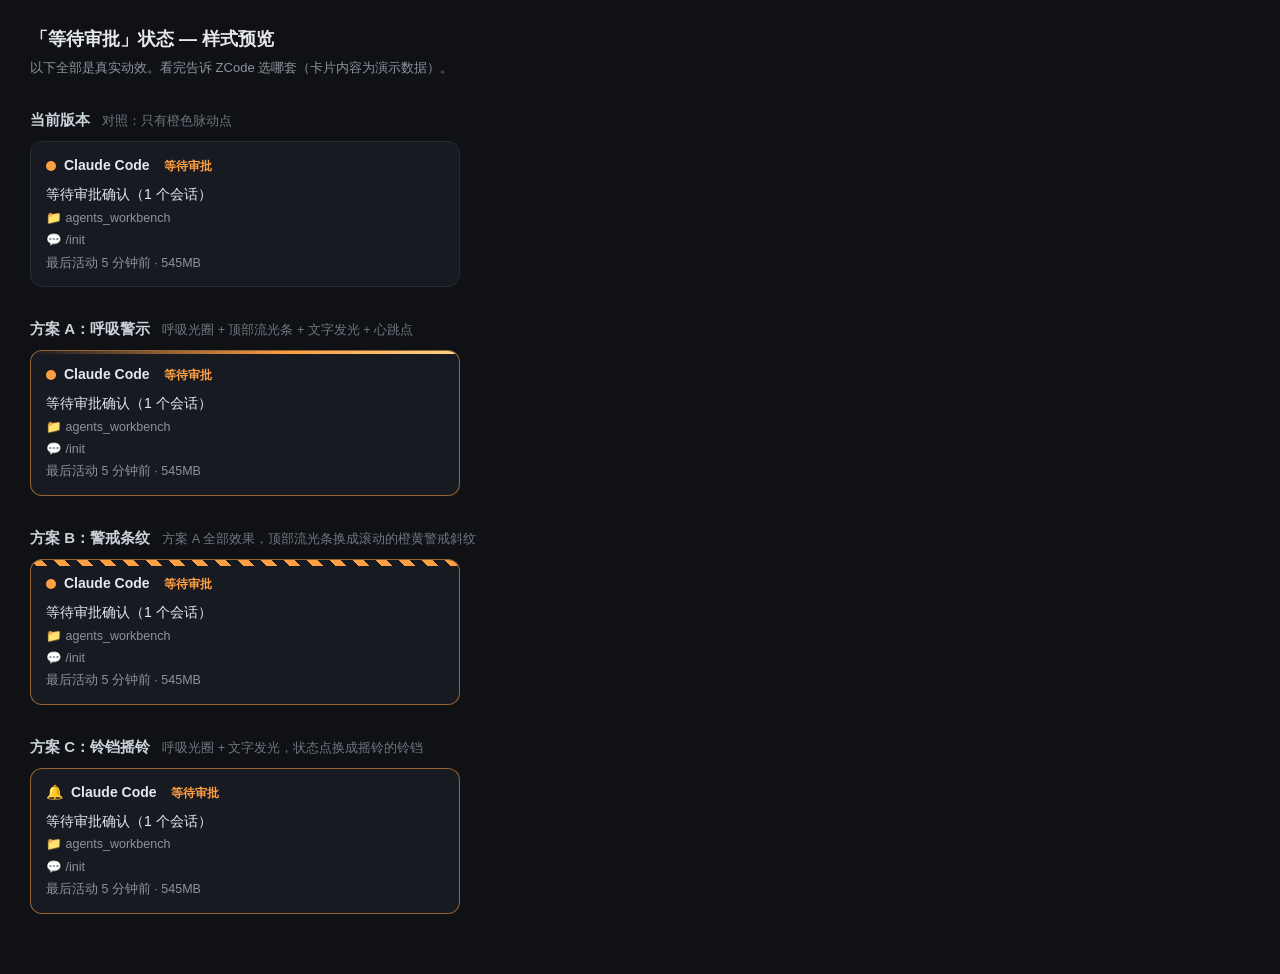
<file: src/agent_board/static/preview.html>
<!doctype html>
<html lang="zh-CN">
<head>
<meta charset="utf-8">
<title>等待审批状态 — 样式预览</title>
<style>
  * { box-sizing: border-box; margin: 0; padding: 0; }
  body { background: #0f1115; color: #e6e8ee; font: 14px/1.55 -apple-system, "PingFang SC", sans-serif; padding: 26px 30px 60px; }
  h1 { font-size: 18px; margin-bottom: 4px; }
  .tip { color: #8b949e; font-size: 13px; margin-bottom: 8px; }
  h2 { font-size: 15px; margin: 30px 0 10px; color: #c9d1d9; }
  h2 small { color: #6e7681; font-weight: 400; margin-left: 8px; }

  .card { position: relative; overflow: hidden; width: 430px; background: #171a21;
          border: 1px solid #262b36; border-radius: 12px; padding: 13px 15px; }
  .card-top { display: flex; align-items: center; gap: 8px; }
  .dot { display: inline-block; width: 10px; height: 10px; border-radius: 50%; background: #ff9f43; flex: none; }
  .state-label { color: #ff9f43; font-weight: 700; font-size: 12px; margin-left: 6px; }
  .activity { margin: 7px 0 2px; }
  .line { color: #8b949e; font-size: 12.5px; margin-top: 3px; }

  .bell { display: inline-block; font-size: 14px; flex: none; }

  /* 当前版本：仅橙色脉动点 */
  .cur .dot { animation: pulse-soft 1.6s ease-in-out infinite; }
  @keyframes pulse-soft { 0%,100% { transform: scale(1); } 50% { transform: scale(1.2); } }

  /* 方案 A：呼吸警示 */
  .v-a { border-color: rgba(255,159,67,.55); animation: breath 1.6s ease-in-out infinite; }
  .v-a .dot { animation: heartbeat 1.6s ease-in-out infinite; }
  .v-a .state-label { animation: textglow 1.6s ease-in-out infinite; }
  .v-a::before { content: ""; position: absolute; top: 0; left: 0; right: 0; height: 3px;
    background: linear-gradient(90deg, transparent, #ff9f43 30%, #ffd28a 50%, #ff9f43 70%, transparent);
    background-size: 200% 100%; animation: topflow 1.8s linear infinite; }
  @keyframes breath {
    0%,100% { box-shadow: 0 0 0 0 rgba(255,159,67,0), 0 0 6px rgba(255,159,67,.25); border-color: rgba(255,159,67,.5); }
    50%     { box-shadow: 0 0 0 10px rgba(255,159,67,.10), 0 0 26px rgba(255,159,67,.55); border-color: #ff9f43; }
  }
  @keyframes heartbeat { 0%,100% { transform: scale(1); } 50% { transform: scale(1.45); } }
  @keyframes textglow  { 0%,100% { text-shadow: 0 0 2px rgba(255,159,67,.2); } 50% { text-shadow: 0 0 10px rgba(255,159,67,.9); } }
  @keyframes topflow   { from { background-position: 200% 0; } to { background-position: -200% 0; } }

  /* 方案 B：方案 A + 顶部警戒斜纹（替代流光条） */
  .v-b { border-color: rgba(255,159,67,.55); animation: breath 1.6s ease-in-out infinite; }
  .v-b .dot { animation: heartbeat 1.6s ease-in-out infinite; }
  .v-b .state-label { animation: textglow 1.6s ease-in-out infinite; }
  .v-b::before { content: ""; position: absolute; top: 0; left: 0; right:0; height: 6px;
    background: repeating-linear-gradient(45deg, #ff9f43 0 8px, #33241608 8px 16px, #ffd28a66 8px 12px, #33241608 12px 16px);
    background-size: 23px 23px; animation: stripes 1s linear infinite; }
  @keyframes stripes { to { background-position: 23px 0; } }

  /* 方案 C：铃铛摇铃 + 呼吸警示 */
  .v-c { border-color: rgba(255,159,67,.55); animation: breath 1.6s ease-in-out infinite; }
  .v-c .bell { animation: ring 1.6s ease-in-out infinite; transform-origin: top center; }
  .v-c .state-label { animation: textglow 1.6s ease-in-out infinite; }
  @keyframes ring {
    0%,100% { transform: rotate(0); } 12% { transform: rotate(18deg); }
    24% { transform: rotate(-14deg); } 36% { transform: rotate(9deg); }
    48% { transform: rotate(-6deg); } 60% { transform: rotate(0); }
  }
</style>
</head>
<body>
<h1>「等待审批」状态 — 样式预览</h1>
<p class="tip">以下全部是真实动效。看完告诉 ZCode 选哪套（卡片内容为演示数据）。</p>

<h2>当前版本 <small>对照：只有橙色脉动点</small></h2>
<div class="card cur">
  <div class="card-top"><span class="dot"></span><b>Claude Code</b><span class="state-label">等待审批</span></div>
  <div class="activity">等待审批确认（1 个会话）</div>
  <div class="line">📁 agents_workbench</div>
  <div class="line">💬 /init</div>
  <div class="line">最后活动 5 分钟前 · 545MB</div>
</div>

<h2>方案 A：呼吸警示 <small>呼吸光圈 + 顶部流光条 + 文字发光 + 心跳点</small></h2>
<div class="card v-a">
  <div class="card-top"><span class="dot"></span><b>Claude Code</b><span class="state-label">等待审批</span></div>
  <div class="activity">等待审批确认（1 个会话）</div>
  <div class="line">📁 agents_workbench</div>
  <div class="line">💬 /init</div>
  <div class="line">最后活动 5 分钟前 · 545MB</div>
</div>

<h2>方案 B：警戒条纹 <small>方案 A 全部效果，顶部流光条换成滚动的橙黄警戒斜纹</small></h2>
<div class="card v-b">
  <div class="card-top"><span class="dot"></span><b>Claude Code</b><span class="state-label">等待审批</span></div>
  <div class="activity">等待审批确认（1 个会话）</div>
  <div class="line">📁 agents_workbench</div>
  <div class="line">💬 /init</div>
  <div class="line">最后活动 5 分钟前 · 545MB</div>
</div>

<h2>方案 C：铃铛摇铃 <small>呼吸光圈 + 文字发光，状态点换成摇铃的铃铛</small></h2>
<div class="card v-c">
  <div class="card-top"><span class="bell">🔔</span><b>Claude Code</b><span class="state-label">等待审批</span></div>
  <div class="activity">等待审批确认（1 个会话）</div>
  <div class="line">📁 agents_workbench</div>
  <div class="line">💬 /init</div>
  <div class="line">最后活动 5 分钟前 · 545MB</div>
</div>
</body>
</html>
</file>
